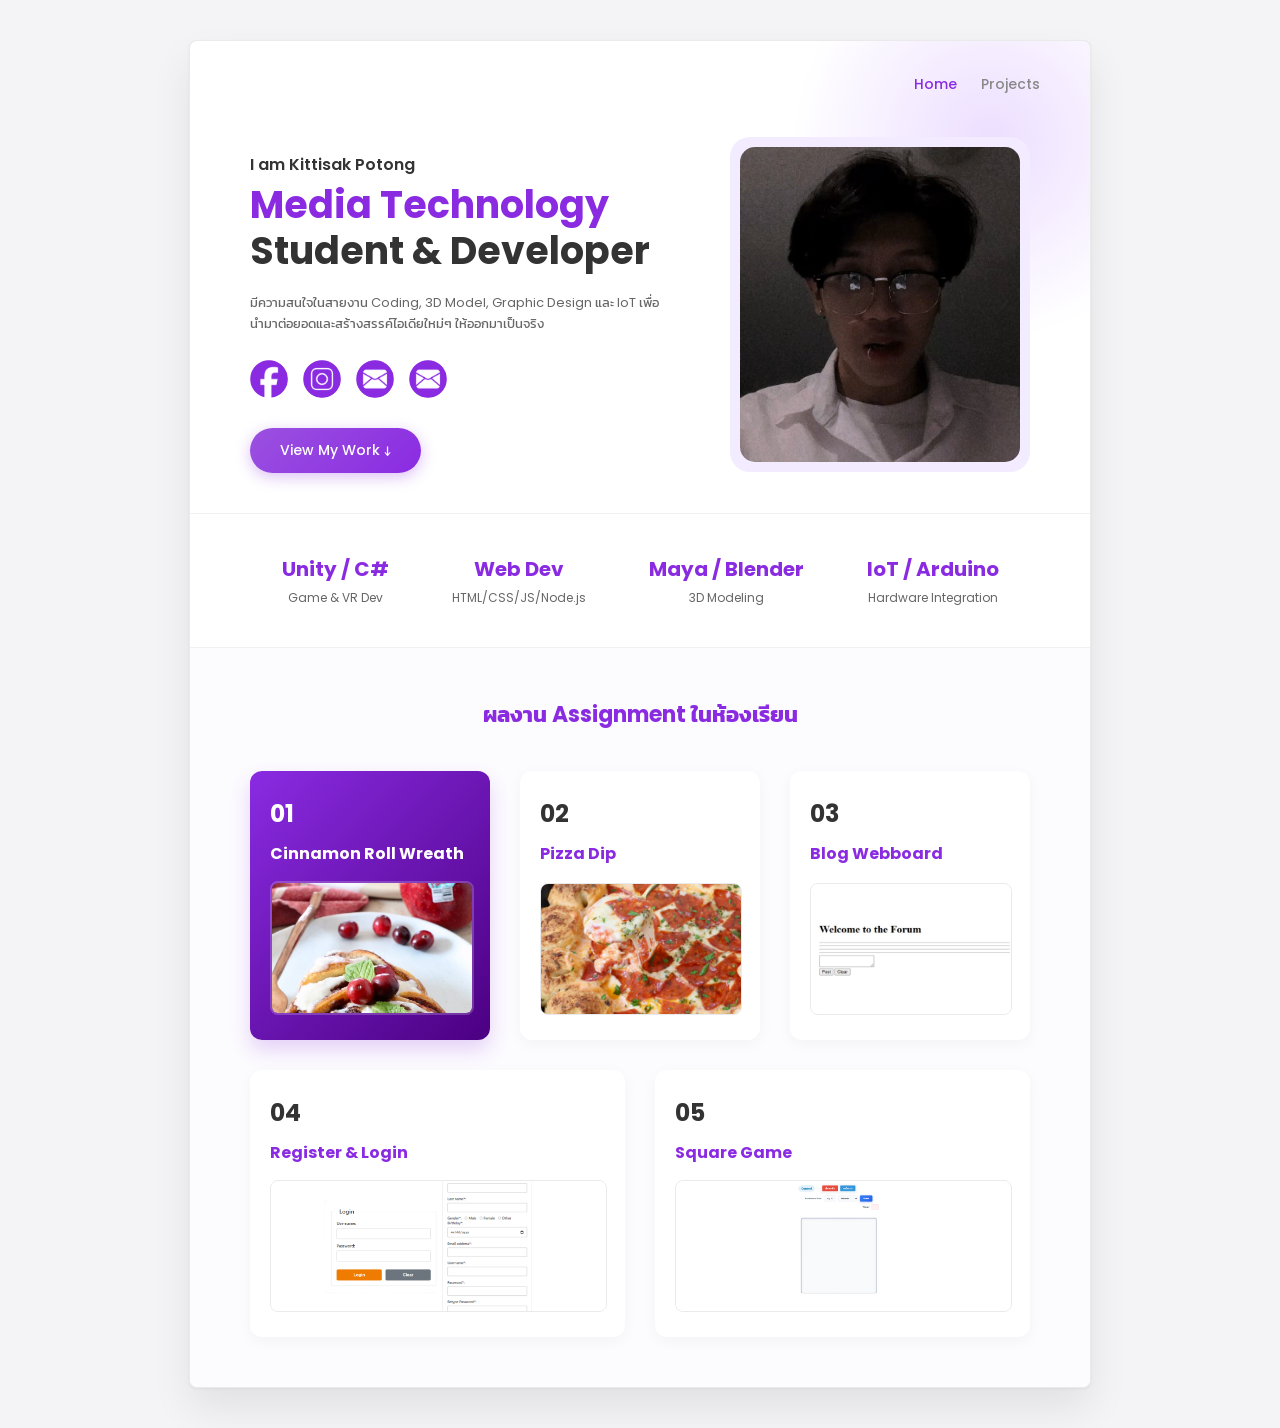
<file: index.html>
<!DOCTYPE html>
<html lang="th">

<head>
    <meta charset="UTF-8">
    <meta name="viewport" content="width=device-width, initial-scale=1.0">
    <title>My Portfolio</title>
    <link rel="preconnect" href="https://fonts.googleapis.com">
    <link rel="preconnect" href="https://fonts.gstatic.com" crossorigin>
    <link
        href="https://fonts.googleapis.com/css2?family=Poppins:wght@300;400;500;600;700&family=Kanit:wght@300;400;500;600&display=swap"
        rel="stylesheet">

    <link rel="stylesheet" href="Main.css">
    <link rel="stylesheet" href="button.css">
</head>

<body>
    <div class="a4-container modern-purple">


        <nav class="top-nav">
            <a href="index.html" class="active">Home</a>
            <a href="project.html">Projects</a>
        </nav>

        <section class="hero-section">
            <div class="hero-content">
                <p class="greeting">I am Kittisak Potong</p>
                <h1>Media Technology <br><span>Student & Developer</span></h1>
                <p class="description">
                    มีความสนใจในสายงาน Coding, 3D Model, Graphic Design และ IoT เพื่อนำมาต่อยอดและสร้างสรรค์ไอเดียใหม่ๆ
                    ให้ออกมาเป็นจริง
                </p>

                <div class="social-icons">
                    <a href="https://www.facebook.com/kittisak.potong.9?locale=th_TH" target="_blank" title="Facebook">
                        <img src="Logo\2.png" alt="Facebook">
                    </a>
                    <a href="https://www.instagram.com/aiswa_view/" target="_blank" title="Instagram">
                        <img src="Logo\3.png" alt="Instagram">
                    </a>
                    <a href="mailto:kittisak.poto@kmutt.ac.th" title="Email 1">
                        <img src="Logo\1.png" alt="Email 1">
                    </a>
                    <a href="mailto:kittisak.poto@mail.kmutt.ac.th" title="Email 2">
                        <img src="Logo\1.png" alt="Email 2">
                    </a>
                </div>

                <a href="#assignments" class="btn-primary">View My Work <span>↓</span></a>
            </div>

            <div class="hero-image">
                <div class="image-wrapper">
                    <img src="pic/IMG_1868.jpg" alt="กิตติศักดิ์ โพธิ์ทอง">
                </div>
            </div>
        </section>

        <section class="stats-section">
            <div class="stat-box">
                <h3>Unity / C#</h3>
                <p>Game & VR Dev</p>
            </div>
            <div class="stat-box">
                <h3>Web Dev</h3>
                <p>HTML/CSS/JS/Node.js</p>
            </div>
            <div class="stat-box">
                <h3>Maya / Blender</h3>
                <p>3D Modeling</p>
            </div>
            <div class="stat-box">
                <h3>IoT / Arduino</h3>
                <p>Hardware Integration</p>
            </div>
        </section>


        <section id="assignments" class="services-section">
            <div class="services-header">
                <h2>ผลงาน Assignment ในห้องเรียน</h2>
            </div>

            <div class="services-grid">

                <div class="service-card highlight-card">
                    <div class="card-number">01</div>
                    <h3>Cinnamon Roll Wreath</h3>

                    <a href="Assignment/assignment-3/recipe.html" class="img-link">
                        <div class="card-img-container">
                            <img src="Assignment/assignment-3/pic/cinnamon-3.jpeg" alt="Cinnamon Roll">
                        </div>
                    </a>
                </div>

                <div class="service-card">
                    <div class="card-number">02</div>
                    <h3>Pizza Dip</h3>
                    <a href="Assignment/assignment4/assignment4/recipe.html" class="img-link">
                        <div class="card-img-container">
                            <img src="Assignment/assignment4/assignment4/pic/pizza-dip-9.jpeg" alt="Pizza Dip">
                        </div>
                    </a>
                </div>

                <div class="service-card">
                    <div class="card-number">03</div>
                    <h3>Blog Webboard</h3>
                    <a href="Assignment/assignment5/assignment5/index.html" class="img-link">
                        <div class="card-img-container">
                            <img src="Assignment/assignment5/assignment5/3.png" alt="Blog">
                        </div>
                    </a>
                </div>

                <div class="service-card">
                    <div class="card-number">04</div>
                    <h3>Register & Login</h3>
                    <a href="Assignment/assignment-6/assignment-6/register.html" class="img-link">
                        <div class="card-img-container">
                            <img src="Assignment/assignment-6/assignment-6/1.png" alt="Register">
                        </div>
                    </a>
                </div>

                <div class="service-card">
                    <div class="card-number">05</div>
                    <h3>Square Game</h3>
                    <a href="Assignment/assignment7/assignment7/index.html" class="img-link">
                        <div class="card-img-container">
                            <img src="Assignment/assignment7/assignment7/2.png" alt="Square Game">
                        </div>
                    </a>
                </div>
            </div>
        </section>
</file>
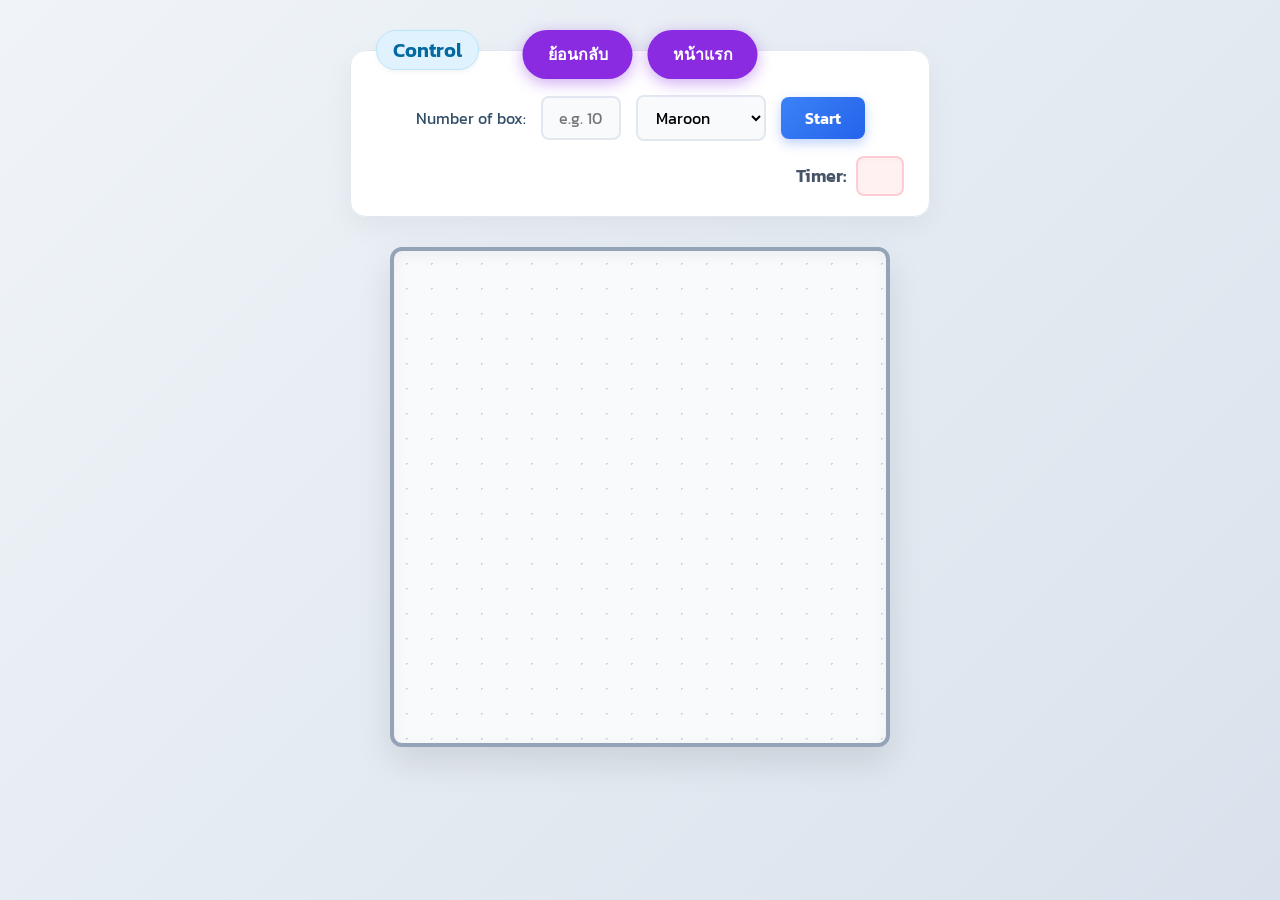
<file: Assignment/assignment7/assignment7/index.html>
<!DOCTYPE html>
<html lang="en">

<head>
	<meta charset="UTF-8">
	<meta name="viewport" content="width=device-width, initial-scale=1.0">
	<title>Square game</title>
	<script type="text/javascript" src="game.js"></script>
	<link rel="stylesheet" type="text/css" href="game.css">
	<link rel="stylesheet" href="../../../button.css">
	<script src="../../../button.js"></script>
</head>

<body>

	<fieldset>
		<legend>Control</legend>
		<label for="numbox">Number of box: </label>
		<input type="text" name="numbox" id="numbox" placeholder="e.g. 10">
		<select name="color" id="color">
			<option value="maroon">Maroon</option>
			<option value="lightgreen">Lightgreen</option>
			<option value="magenta">Magenta</option>
		</select>
		<button id="start">Start</button>
		<div id="timerClock"> Timer:
			<div id="clock"></div>
		</div>
	</fieldset>

	<div id="container">
		<div id="layer"></div>
	</div>

</body>

</html>
</file>
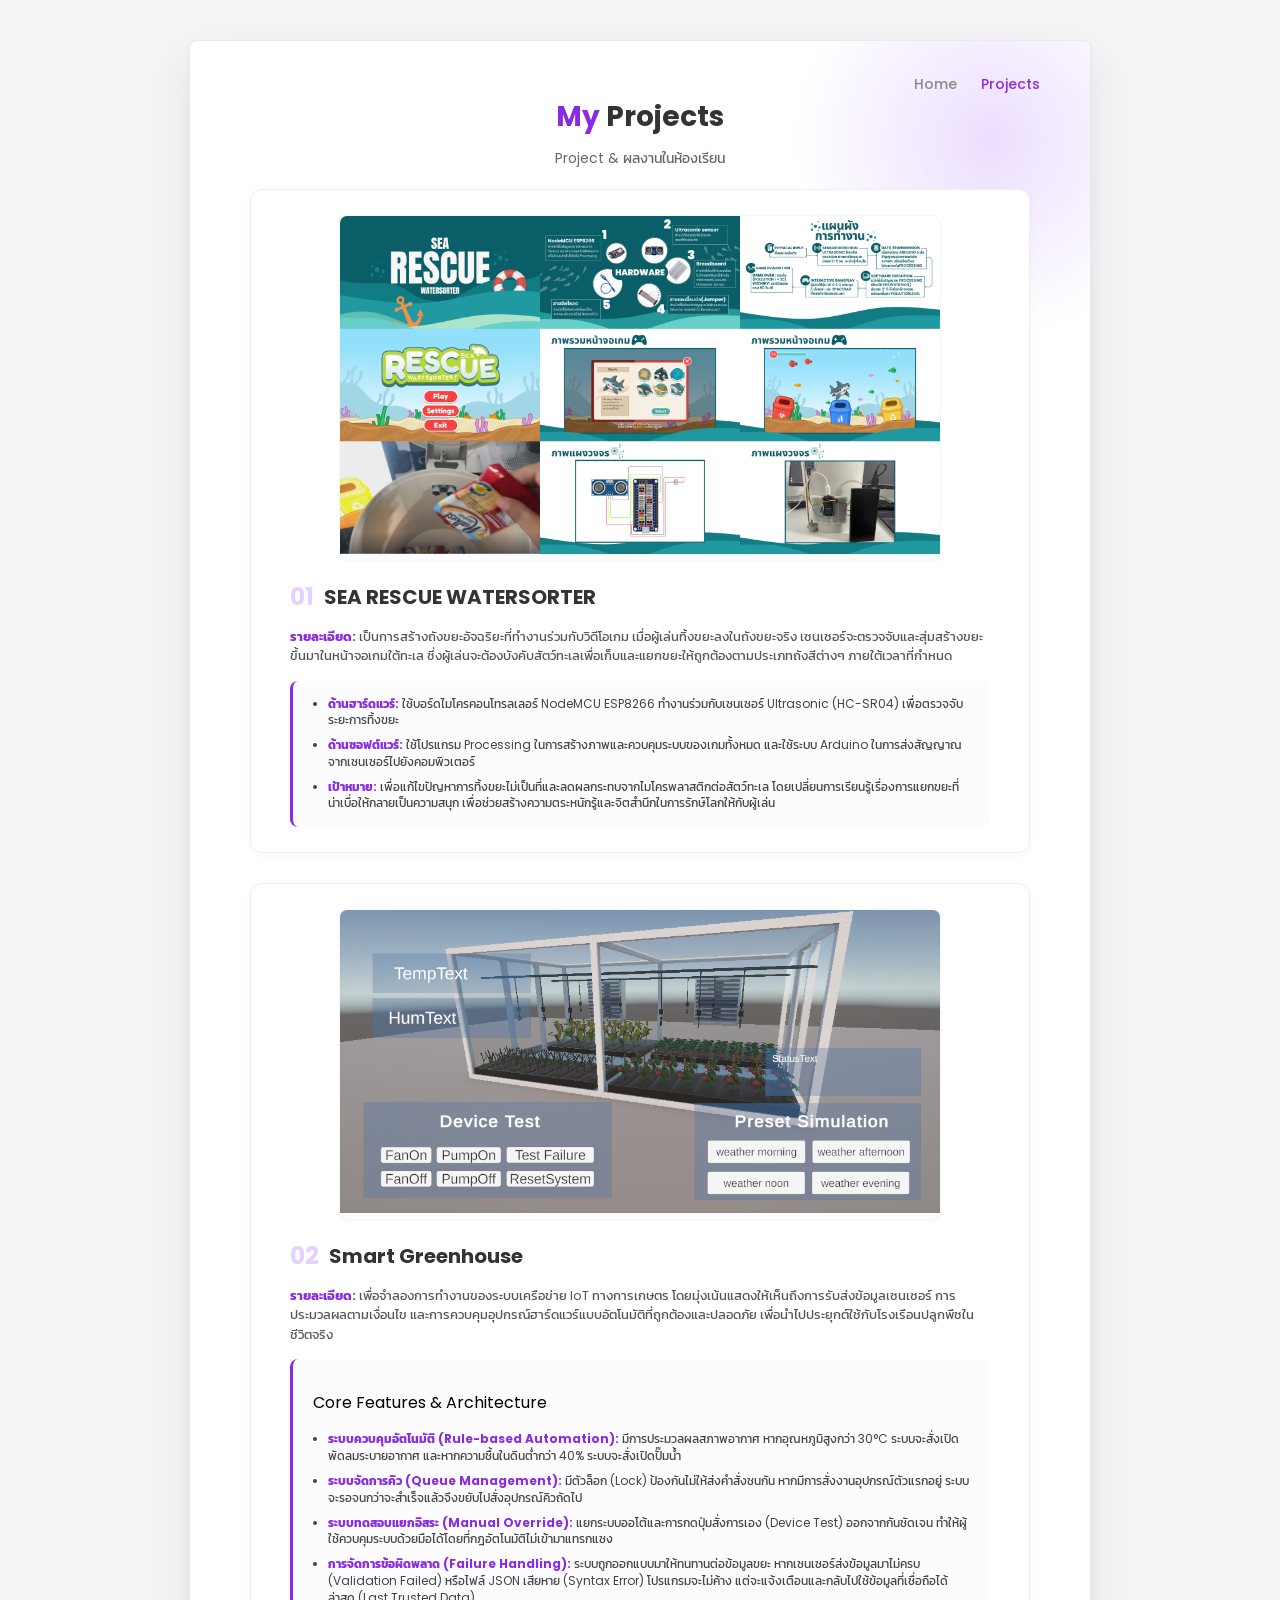
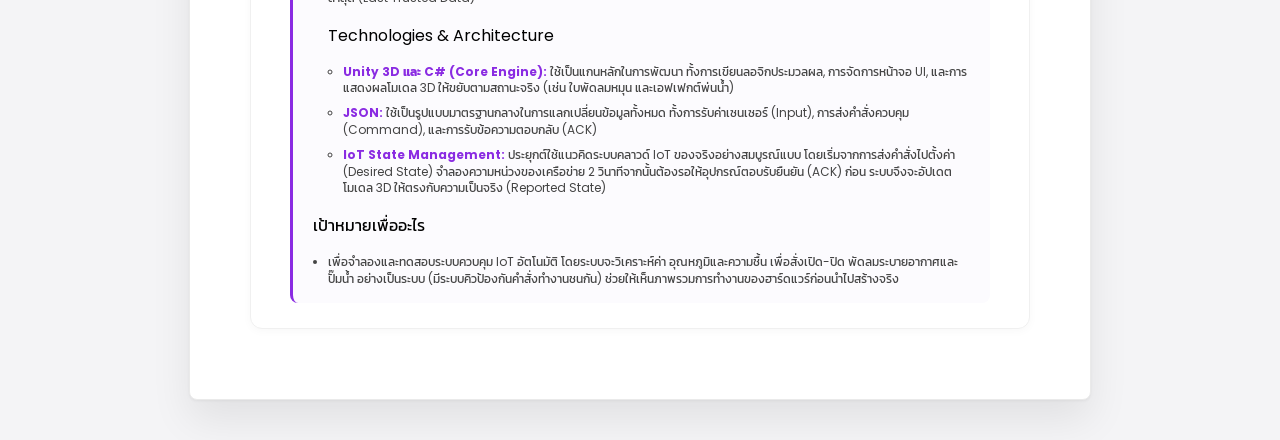
<file: project.html>
<!DOCTYPE html>
<html lang="th">

<head>
    <meta charset="UTF-8">
    <meta name="viewport" content="width=device-width, initial-scale=1.0">
    <title>My Projects</title>
    <link rel="preconnect" href="https://fonts.googleapis.com">
    <link rel="preconnect" href="https://fonts.gstatic.com" crossorigin>
    <link
        href="https://fonts.googleapis.com/css2?family=Poppins:wght@300;400;500;600;700&family=Kanit:wght@300;400;500;600&display=swap"
        rel="stylesheet">

    <link rel="stylesheet" href="Main.css">
    <link rel="stylesheet" href="button.css">
</head>

<body>
    <div class="a4-container modern-purple">

        <nav class="top-nav">
            <a href="index.html">Home</a>
            <a href="project.html" class="active">Projects</a>
        </nav>

        <section class="page-header">
            <h1>My <span>Projects</span></h1>
            <p>Project & ผลงานในห้องเรียน</p>
        </section>

        <section class="project-list">

            <article class="project-article">
                <div class="project-image-wrapper">
                    <img src="pic/IMG_001.png" alt="SEA RESCUE WATERSORTER">
                </div>
                <div class="project-content">
                    <div class="project-title-wrapper">
                        <span class="project-number">01</span>
                        <h2>SEA RESCUE WATERSORTER</h2>
                    </div>
                    <p class="project-desc">
                        <strong>รายละเอียด:</strong> เป็นการสร้างถังขยะอัจฉริยะที่ทำงานร่วมกับวิดีโอเกม
                        เมื่อผู้เล่นทิ้งขยะลงในถังขยะจริง เซนเซอร์จะตรวจจับและสุ่มสร้างขยะขึ้นมาในหน้าจอเกมใต้ทะเล
                        ซึ่งผู้เล่นจะต้องบังคับสัตว์ทะเลเพื่อเก็บและแยกขยะให้ถูกต้องตามประเภทถังสีต่างๆ
                        ภายใต้เวลาที่กำหนด
                    </p>

                    <div class="project-features">
                        <ul>
                            <li><strong>ด้านฮาร์ดแวร์:</strong> ใช้บอร์ดไมโครคอนโทรลเลอร์ NodeMCU ESP8266
                                ทำงานร่วมกับเซนเซอร์ Ultrasonic (HC-SR04) เพื่อตรวจจับระยะการทิ้งขยะ</li>
                            <li><strong>ด้านซอฟต์แวร์:</strong> ใช้โปรแกรม Processing
                                ในการสร้างภาพและควบคุมระบบของเกมทั้งหมด และใช้ระบบ Arduino
                                ในการส่งสัญญาณจากเซนเซอร์ไปยังคอมพิวเตอร์</li>
                            <li><strong>เป้าหมาย:</strong>
                                เพื่อแก้ไขปัญหาการทิ้งขยะไม่เป็นที่และลดผลกระทบจากไมโครพลาสติกต่อสัตว์ทะเล
                                โดยเปลี่ยนการเรียนรู้เรื่องการแยกขยะที่น่าเบื่อให้กลายเป็นความสนุก
                                เพื่อช่วยสร้างความตระหนักรู้และจิตสำนึกในการรักษ์โลกให้กับผู้เล่น</li>
                        </ul>
                    </div>
                </div>
            </article>

            <article class="project-article">
                <div class="project-image-wrapper">
                    <img src="pic/image.png" alt="Smart Greenhouse">
                </div>
                <div class="project-content">
                    <div class="project-title-wrapper">
                        <span class="project-number">02</span>
                        <h2>Smart Greenhouse</h2>
                    </div>
                    <p class="project-desc">
                        <strong>รายละเอียด:</strong> เพื่อจำลองการทำงานของระบบเครือข่าย IoT ทางการเกษตร
                        โดยมุ่งเน้นแสดงให้เห็นถึงการรับส่งข้อมูลเซนเซอร์ การประมวลผลตามเงื่อนไข
                        และการควบคุมอุปกรณ์ฮาร์ดแวร์แบบอัตโนมัติที่ถูกต้องและปลอดภัย
                        เพื่อนำไปประยุกต์ใช้กับโรงเรือนปลูกพืชในชีวิตจริง
                    </p>

                    <div class="project-features">
                        <p>Core Features & Architecture</p>
                        <ul>
                            <li>
                                <strong>ระบบควบคุมอัตโนมัติ (Rule-based Automation):</strong> มีการประมวลผลสภาพอากาศ
                                หากอุณหภูมิสูงกว่า 30°C ระบบจะสั่งเปิดพัดลมระบายอากาศ และหากความชื้นในดินต่ำกว่า 40%
                                ระบบจะสั่งเปิดปั๊มน้ำ
                            </li>

                            <li>
                                <strong>ระบบจัดการคิว (Queue Management):</strong> มีตัวล็อก (Lock)
                                ป้องกันไม่ให้ส่งคำสั่งชนกัน หากมีการสั่งงานอุปกรณ์ตัวแรกอยู่
                                ระบบจะรอจนกว่าจะสำเร็จแล้วจึงขยับไปสั่งอุปกรณ์คิวถัดไป
                            </li>

                            <li>
                                <strong>ระบบทดสอบแยกอิสระ (Manual Override):</strong> แยกระบบออโต้และการกดปุ่มสั่งการเอง
                                (Device Test) ออกจากกันชัดเจน
                                ทำให้ผู้ใช้ควบคุมระบบด้วยมือได้โดยที่กฎอัตโนมัติไม่เข้ามาแทรกแซง
                            </li>

                            <li>
                                <strong>การจัดการข้อผิดพลาด (Failure Handling):</strong>
                                ระบบถูกออกแบบมาให้ทนทานต่อข้อมูลขยะ หากเซนเซอร์ส่งข้อมูลมาไม่ครบ (Validation Failed)
                                หรือไฟล์ JSON เสียหาย (Syntax Error) โปรแกรมจะไม่ค้าง
                                แต่จะแจ้งเตือนและกลับไปใช้ข้อมูลที่เชื่อถือได้ล่าสุด (Last Trusted Data)
                            </li>
                        </ul>
                        </ul>

                        <ul>
                            <p>Technologies & Architecture</p>
                            <ul>
                                <li>
                                    <strong>Unity 3D และ C# (Core Engine):</strong> ใช้เป็นแกนหลักในการพัฒนา
                                    ทั้งการเขียนลอจิกประมวลผล, การจัดการหน้าจอ UI, และการแสดงผลโมเดล 3D
                                    ให้ขยับตามสถานะจริง (เช่น ใบพัดลมหมุน และเอฟเฟกต์พ่นน้ำ)
                                </li>

                                <li>
                                    <strong>JSON:</strong> ใช้เป็นรูปแบบมาตรฐานกลางในการแลกเปลี่ยนข้อมูลทั้งหมด
                                    ทั้งการรับค่าเซนเซอร์ (Input), การส่งคำสั่งควบคุม (Command), และการรับข้อความตอบกลับ
                                    (ACK)
                                </li>

                                <li>
                                    <strong>IoT State Management:</strong> ประยุกต์ใช้แนวคิดระบบคลาวด์ IoT
                                    ของจริงอย่างสมบูรณ์แบบ โดยเริ่มจากการส่งคำสั่งไปตั้งค่า (Desired State)
                                    จำลองความหน่วงของเครือข่าย 2 วินาทีจากนั้นต้องรอให้อุปกรณ์ตอบรับยืนยัน (ACK) ก่อน
                                    ระบบจึงจะอัปเดตโมเดล 3D ให้ตรงกับความเป็นจริง (Reported State)
                                </li>

                            </ul>
                        </ul>
                        <p>เป้าหมายเพื่ออะไร</p>
                        <ul>

                            <li>เพื่อจำลองและทดสอบระบบควบคุม IoT อัตโนมัติ โดยระบบจะวิเคราะห์ค่า อุณหภูมิและความชื้น
                                เพื่อสั่งเปิด-ปิด พัดลมระบายอากาศและปั๊มน้ำ อย่างเป็นระบบ
                                (มีระบบคิวป้องกันคำสั่งทำงานชนกัน)
                                ช่วยให้เห็นภาพรวมการทำงานของฮาร์ดแวร์ก่อนนำไปสร้างจริง</li>
                        </ul>
                    </div>
                </div>
            </article>

        </section>
    </div>

</body>

</html>
</file>
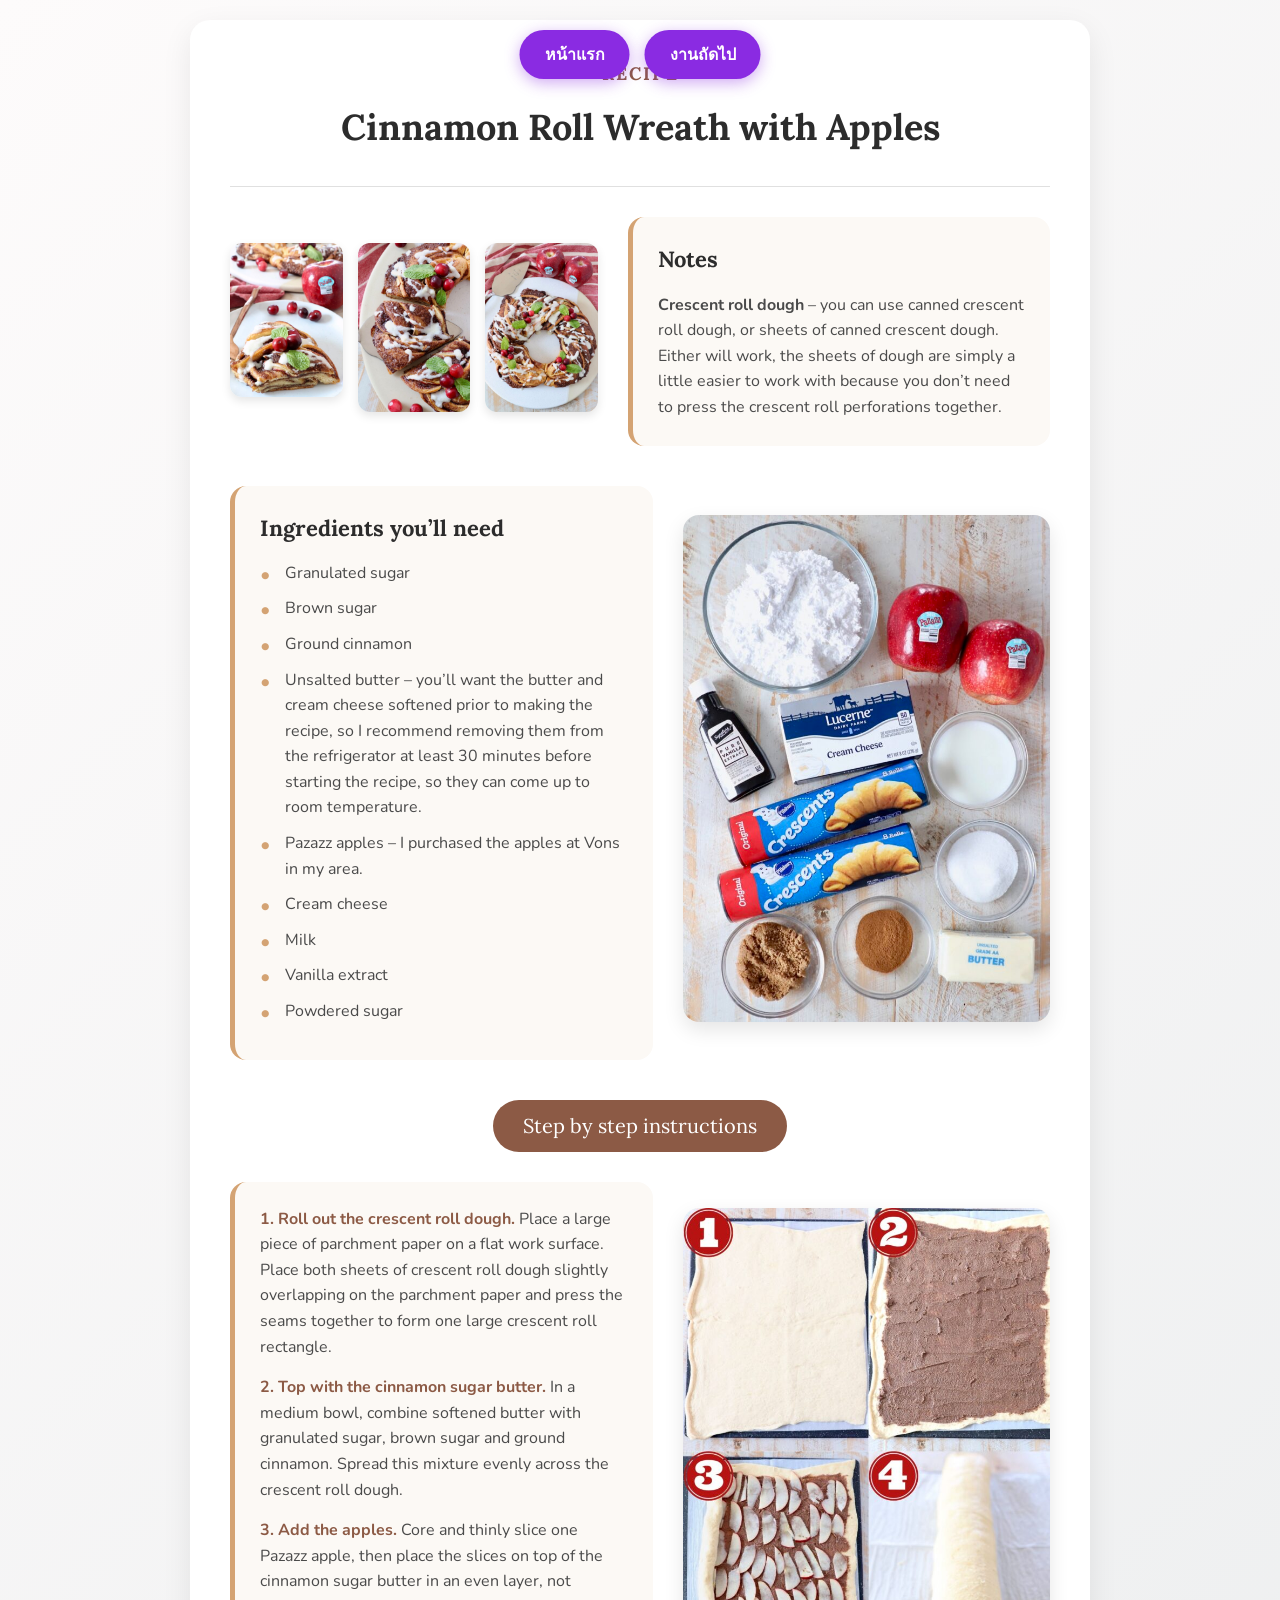
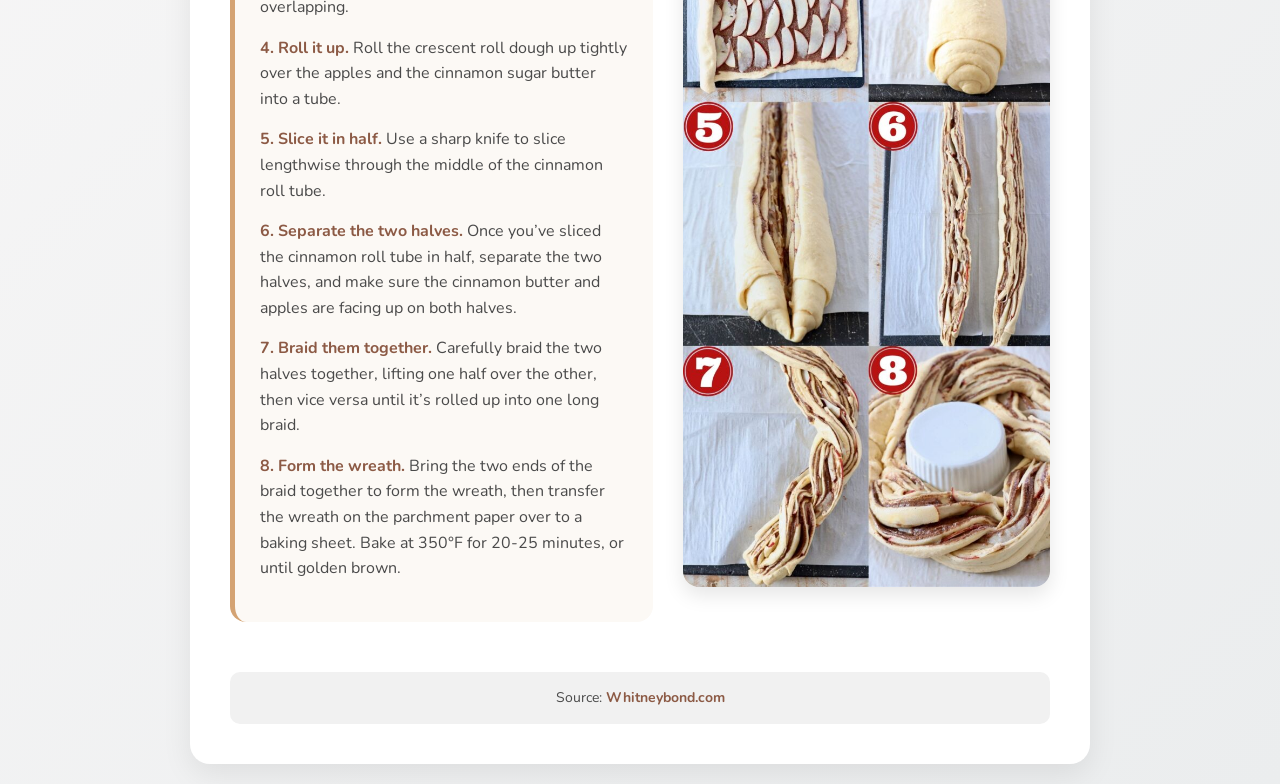
<file: Assignment/assignment-3/recipe.html>
<!DOCTYPE html>
<html lang="en">

<head>
    <meta charset='utf-8'>
    <meta http-equiv='X-UA-Compatible' content='IE=edge'>
    <meta name='viewport' content='width=device-width, initial-scale=1'>
    <title>Cinnamon Roll Wreath with Apples</title>


    <link
        href="https://fonts.googleapis.com/css2?family=Lora:ital,wght@0,500;0,700;1,400&family=Nunito:wght@400;600;700&display=swap"
        rel="stylesheet">

    <link rel='stylesheet' type='text/css' media='screen' href='Main.css'>

    <link rel="stylesheet" href="../../button.css">
    <script src="../../button.js"></script>
</head>

<body>

    <div class="container">
        <div class="header">
            <h1>Recipe</h1>
            <h2>Cinnamon Roll Wreath with Apples</h2>
        </div>

        <hr>

        <div class="recipe-section top-gallery">
            <div class="image-grid">
                <div class="popup">
                    <img id="cinnamon-3" src="pic/cinnamon-3.jpeg" alt="Cinnamon Roll 3">
                </div>
                <div class="popup">
                    <img id="cinnamon-4" src="pic/cinnamon-4.jpeg" alt="Cinnamon Roll 4">
                </div>
                <div class="popup">
                    <img id="cinnamon-5" src="pic/cinnamon-5.jpeg" alt="Cinnamon Roll 5">
                </div>
            </div>

            <div class="notes-box">
                <h3>Notes</h3>
                <p>
                    <strong>Crescent roll dough</strong> – you can use canned crescent roll dough, or
                    sheets of canned crescent dough. Either will work, the sheets of dough are simply a little easier to
                    work with because you don’t need to press the crescent roll perforations together.
                </p>
            </div>
        </div>


        <div class="recipe-section ingredients-section">
            <div class="content-box">
                <h3 class="section-title">Ingredients you’ll need</h3>
                <ul class="ingredients-list">
                    <li>Granulated sugar</li>
                    <li>Brown sugar</li>
                    <li>Ground cinnamon</li>
                    <li>Unsalted butter – you’ll want the butter and cream cheese softened prior to making the recipe,
                        so I recommend removing them from the refrigerator at least 30 minutes before starting the
                        recipe, so they can come up to room temperature.</li>
                    <li>Pazazz apples – I purchased the apples at Vons in my area.</li>
                    <li>Cream cheese</li>
                    <li>Milk</li>
                    <li>Vanilla extract</li>
                    <li>Powdered sugar</li>
                </ul>
            </div>
            <div class="side-image popup">
                <img id="cinnamon-1" src="pic/cinnamon-1.jpeg" alt="Ingredients">
            </div>
        </div>


        <div class="step-title">
            Step by step instructions
        </div>

        <div class="recipe-section instructions-section">
            <div class="content-box steps-list">
                <p><strong>1. Roll out the crescent roll dough.</strong> Place a large piece of parchment paper on a
                    flat work surface. Place both sheets of crescent roll dough slightly overlapping on the parchment
                    paper and press the seams together to form one large crescent roll rectangle.</p>
                <p><strong>2. Top with the cinnamon sugar butter.</strong> In a medium bowl, combine softened butter
                    with granulated sugar, brown sugar and ground cinnamon. Spread this mixture evenly across the
                    crescent roll dough.</p>
                <p><strong>3. Add the apples.</strong> Core and thinly slice one Pazazz apple, then place the slices on
                    top of the cinnamon sugar butter in an even layer, not overlapping.</p>
                <p><strong>4. Roll it up.</strong> Roll the crescent roll dough up tightly over the apples and the
                    cinnamon sugar butter into a tube.</p>
                <p><strong>5. Slice it in half.</strong> Use a sharp knife to slice lengthwise through the middle of the
                    cinnamon roll tube.</p>
                <p><strong>6. Separate the two halves.</strong> Once you’ve sliced the cinnamon roll tube in half,
                    separate the two halves, and make sure the cinnamon butter and apples are facing up on both halves.
                </p>
                <p><strong>7. Braid them together.</strong> Carefully braid the two halves together, lifting one half
                    over the other, then vice versa until it’s rolled up into one long braid.</p>
                <p><strong>8. Form the wreath.</strong> Bring the two ends of the braid together to form the wreath,
                    then transfer the wreath on the parchment paper over to a baking sheet. Bake at 350°F for 20-25
                    minutes, or until golden brown.</p>
            </div>

            <div class="side-image popup">
                <img id="cinnamon-2" src="pic/cinnamon-2.jpeg" alt="Finished Roll">
            </div>
        </div>

        <div class="reference-box">
            <span>Source: <a href="https://whitneybond.com/cinnamon-roll-wreath/"
                    target="_blank">Whitneybond.com</a></span>
        </div>

    </div>
</body>

</html>
</file>
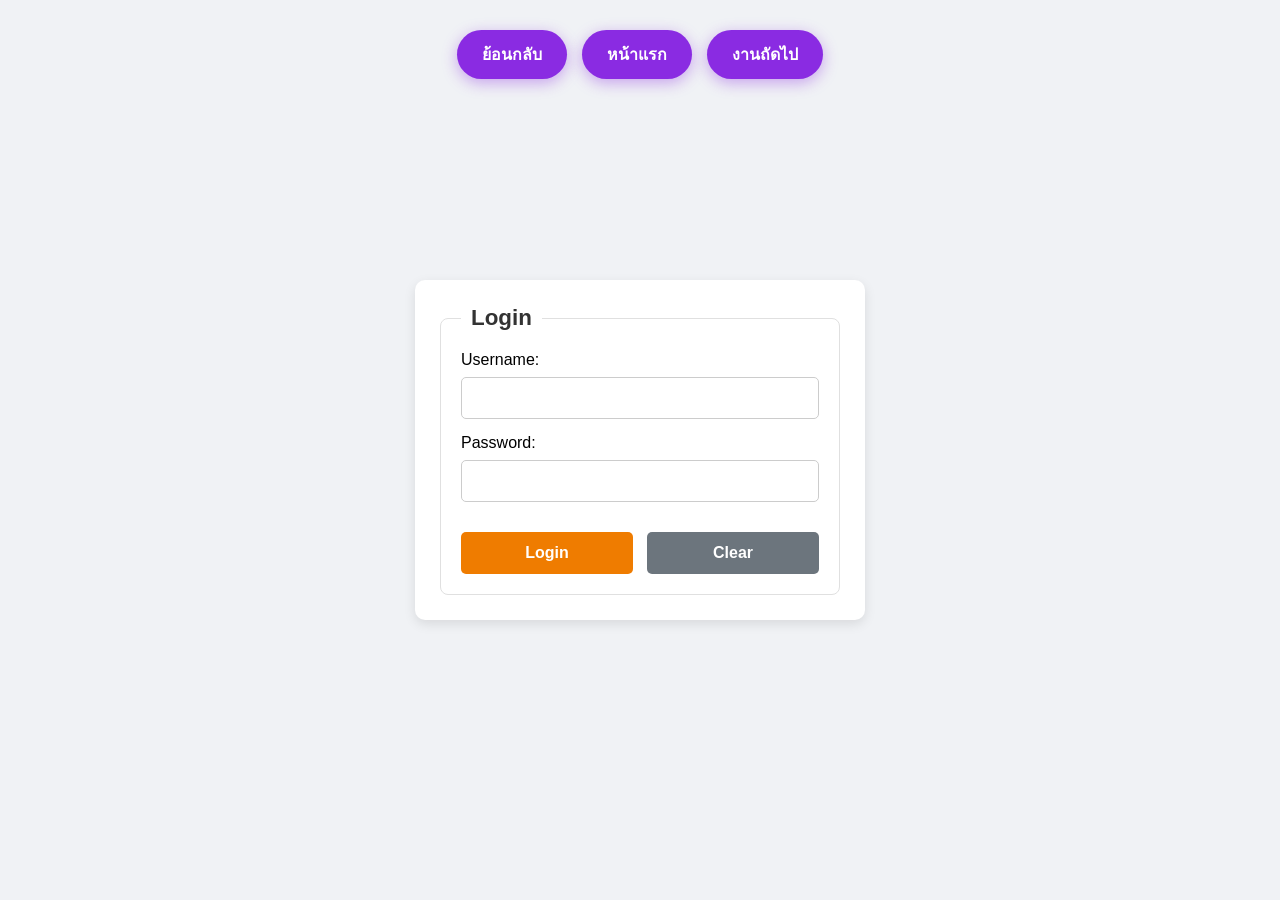
<file: Assignment/assignment-6/assignment-6/login.html>
<!DOCTYPE html>
<html>
	<head>
		<meta charset="UTF-8">
		<title>Login</title>
		<link rel="stylesheet" type="text/css" href="main.css">
		<script type="text/javascript" src="login.js"></script>
		<link rel="stylesheet" href="../../../button.css">
		<script src="../../../button.js"></script>
	</head>
	<body>
		<form name="myLogin" id = "myLogin">
			<fieldset>
				<legend>Login</legend>
				Username: 
				<input type="text" name="username" id="username" required>
				<br>
				Password: 
				<input type="password" name="password" required>
				<br>
				<input type="submit" value="Login" id="loginBtn">
				<input type="reset" value="Clear" id="clearBtn">

			</fieldset>
			

		</form>
		
	</body>
</html>
</file>
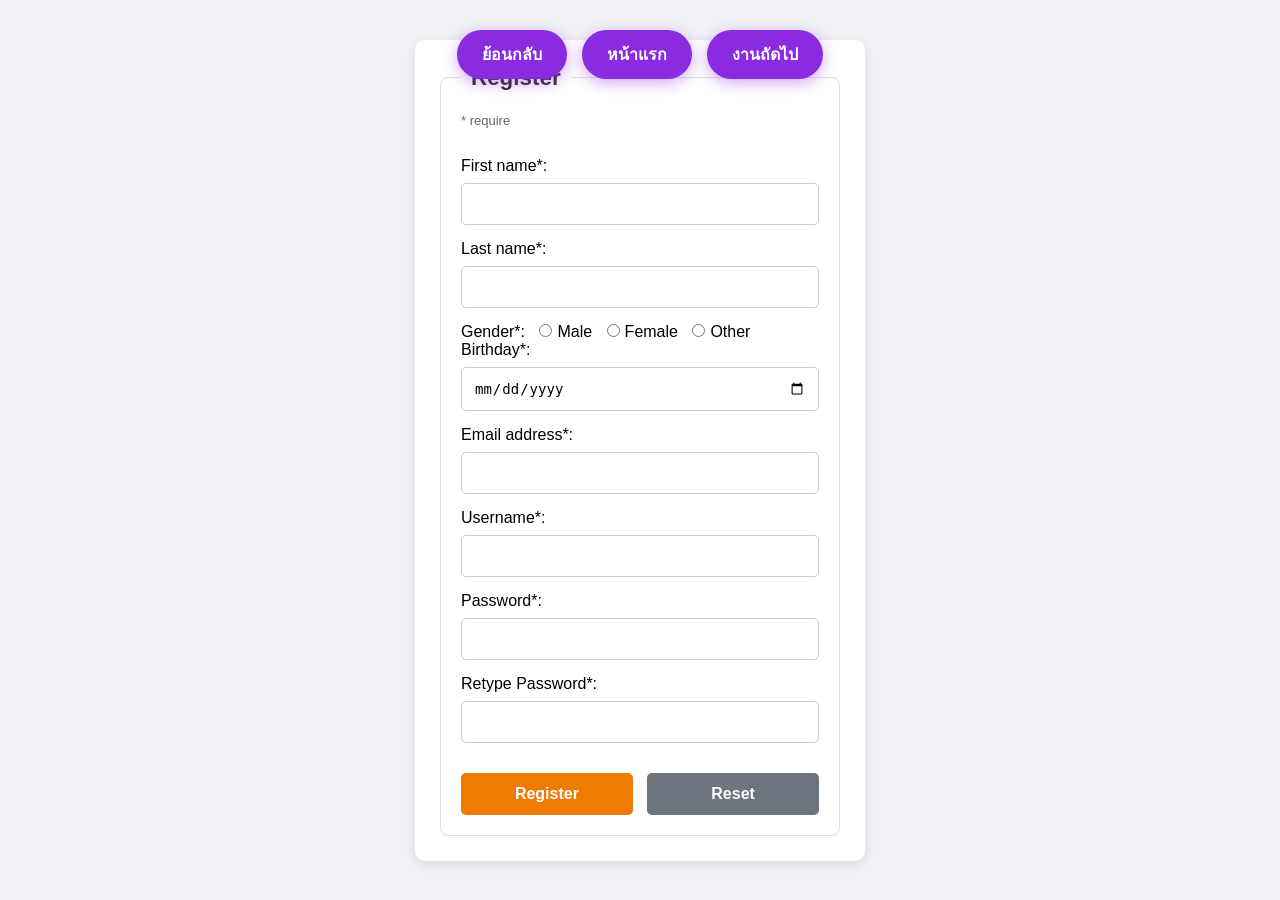
<file: Assignment/assignment-6/assignment-6/register.html>
<!DOCTYPE html>
<html>
	<head>
		<meta charset="UTF-8">
		<title>Register</title>
		<script type="text/javascript" src="register.js"></script>
		<link rel="stylesheet" type="text/css" href="main.css">
		<link rel="stylesheet" href="../../../button.css">
		<script src="../../../button.js"></script>
	</head>
	<body>
		<form name="myRegister" id="myRegister" action="login.html">
			<fieldset>
				<legend>Register</legend>
				<span>* require</span> <br>
				<span id="errormsg"></span> <br>
				First name*: 
				<input type="text" name="firstname" required>
				Last name*: 
				<input type="text" name="lastname" required>
				<br>
				Gender*: 
				<input type="radio" name="gender" value="male" required>Male
				<input type="radio" name="gender" value="female" required>Female
				<input type="radio" name="gender" value="other" required>Other
				<br>
				Birthday*: 
				<input type="date" name="bday" value="" required>
				<br>
				Email address*: 
				<input type="email" name="email" required>
				<br>
				Username*: 
				<input type="text" name="username" required>
				<br>
				Password*: 
				<input type="password" name="password" required>
				<br>
				Retype Password*: 
				<input type="password" name="password" required>
				<br>
				<input type="submit" value="Register" id="registerBtn">
				<input type="reset" value="Reset" id="resetBtn">
			</fieldset>
		</form>

		
	</body>
</html>
</file>
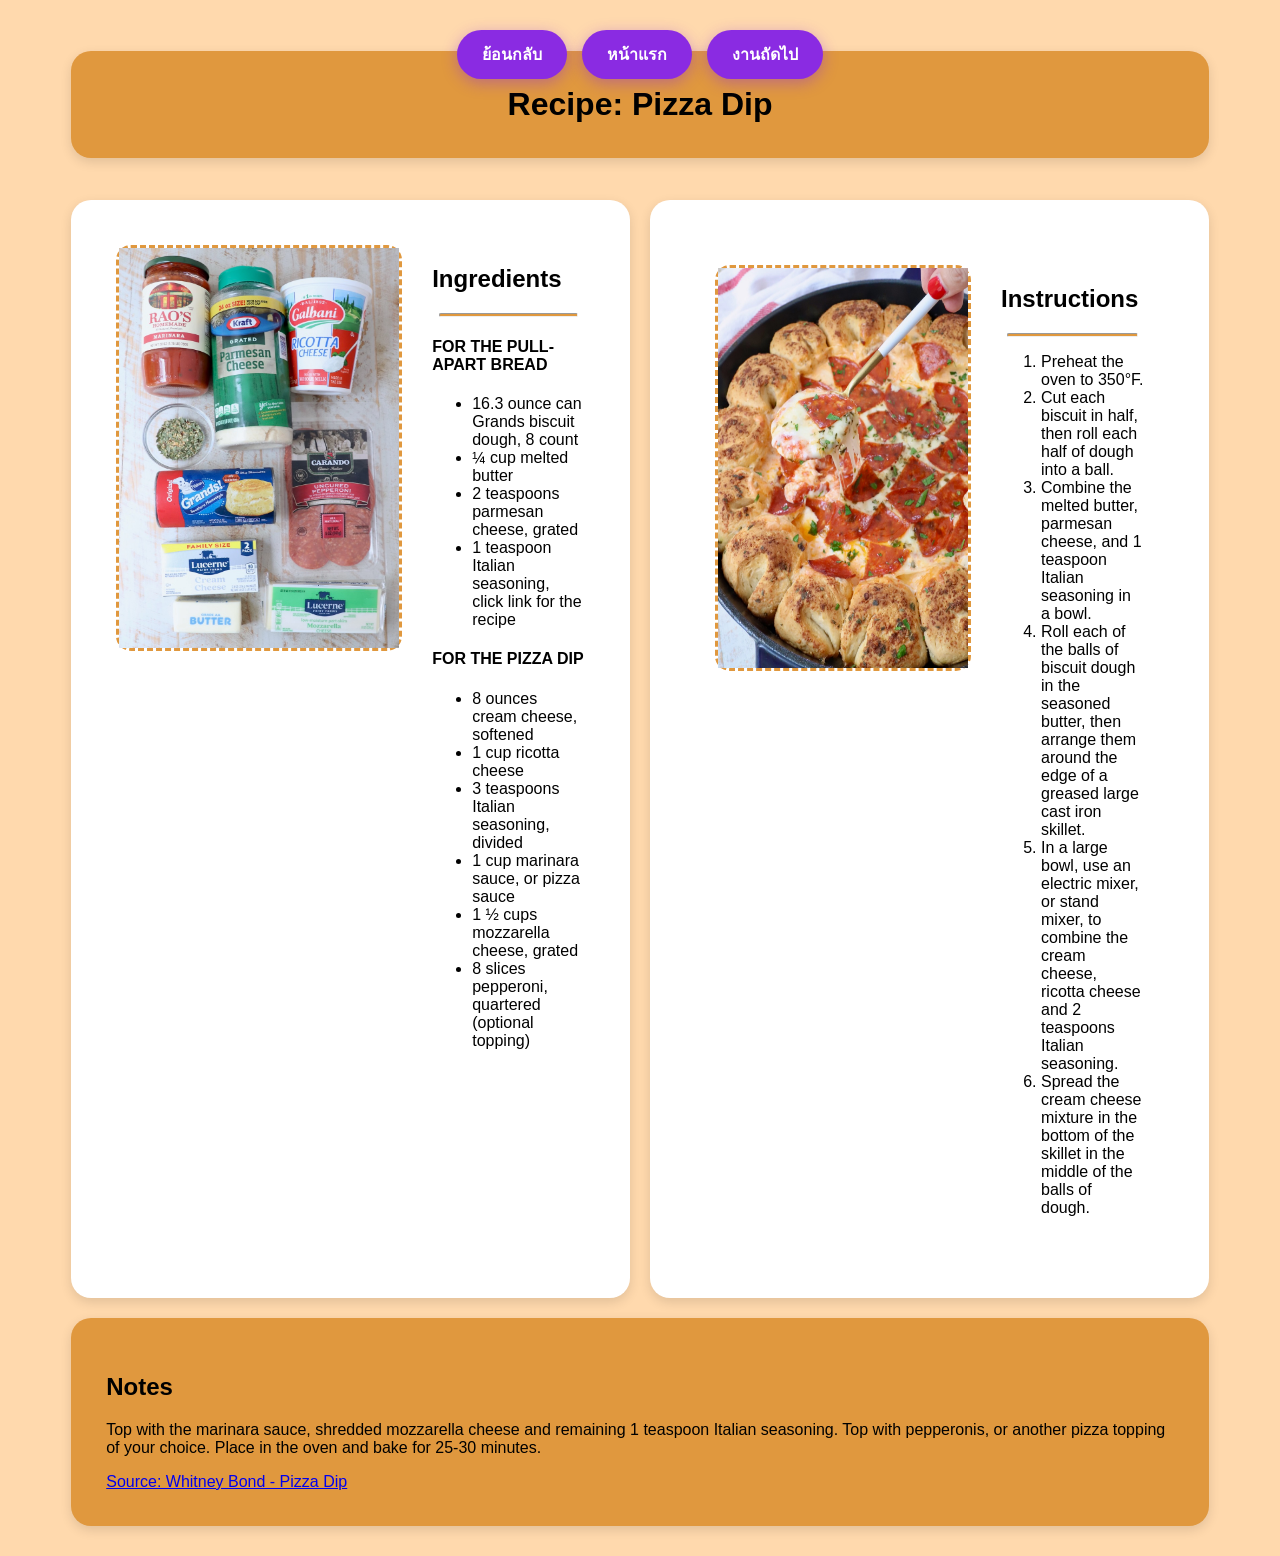
<file: Assignment/assignment4/assignment4/recipe.html>
<!DOCTYPE html>
<html>

<head>
	<meta charset='utf-8'>
	<meta http-equiv='X-UA-Compatible' content='IE=edge'>
	<title>Gluten Free General Tso’s Chicken</title>
	<meta name='viewport' content='width=device-width, initial-scale=1'>
	<link rel='stylesheet' type='text/css' media='screen' href='main.css'>
	<link rel="stylesheet" href="../../../button.css">
	<script src="../../../button.js"></script>
</head>

<body>
	<div class="grid-container">

		<h1 id="header">
			Recipe: Pizza Dip
		</h1>
		<div id="main1">
			<div class="recipe-conten">

				<div class="picbox popup">
					<img id="pizza-dip-1" src="pic/pizza-dip-1.jpeg" alt="pizza-dip-1" width="290" height="400">
				</div>

				<div>
					<h2>Ingredients</h2>
					<hr>
					<h4>FOR THE PULL-APART BREAD</h4>
					<ul>
						<li>16.3 ounce can Grands biscuit dough, 8 count</li>
						<li>¼ cup melted butter</li>
						<li>2 teaspoons parmesan cheese, grated</li>
						<li>1 teaspoon Italian seasoning, click link for the recipe</li>
					</ul>

					<h4>FOR THE PIZZA DIP</h4>
					<ul>
						<li>8 ounces cream cheese, softened</li>
						<li>1 cup ricotta cheese</li>
						<li>3 teaspoons Italian seasoning, divided</li>
						<li>1 cup marinara sauce, or pizza sauce</li>
						<li>1 ½ cups mozzarella cheese, grated</li>
						<li>8 slices pepperoni, quartered (optional topping)</li>
					</ul>
				</div>
			</div>
		</div>

		<div id="right">
			<div class="recipe-conten">

				<div class="picbox popup">
					<img id="pizza-dip-9" src="pic/pizza-dip-9.jpeg" alt="pizza-dip-9" width="250" height="400">
				</div>
				<div>
					<h2>Instructions</h2>
					<hr>
					<ol>
						<li>Preheat the oven to 350°F.</li>
						<li>Cut each biscuit in half, then roll each half of dough into a ball.</li>
						<li>Combine the melted butter, parmesan cheese, and 1 teaspoon Italian seasoning in a bowl.</li>
						<li>Roll each of the balls of biscuit dough in the seasoned butter, then arrange them around the
							edge of a greased large cast iron skillet.</li>
						<li>In a large bowl, use an electric mixer, or stand mixer, to combine the cream cheese, ricotta
							cheese and 2 teaspoons Italian seasoning.</li>
						<li>Spread the cream cheese mixture in the bottom of the skillet in the middle of the balls of
							dough.</li>
					</ol>
				</div>
			</div>
		</div>

		<div id="footer">
			<h2>Notes</h2>
			<p>
				Top with the marinara sauce, shredded mozzarella cheese and remaining 1 teaspoon Italian seasoning. Top
				with pepperonis, or another pizza topping of your choice.
				Place in the oven and bake for 25-30 minutes.
			</p>

			<a href="https://whitneybond.com/pizza-dip/" target="_blank">
				Source: Whitney Bond - Pizza Dip
			</a>
		</div>
	</div>
</body>

</html>
</file>
<file: Main.css>
body {
    font-family: 'Poppins', 'Kanit', sans-serif;
    background-color: #f4f4f6;
    margin: 0;
    padding: 40px 0;
    display: flex;
    justify-content: center;
    align-items: flex-start;
    min-height: 100vh;
}

.a4-container.modern-purple {
    background-color: #ffffff;
    width: 100%;
    max-width: 900px;
    min-height: 1200px;

    border: 1px solid #eaeaea;
    box-shadow: 0 20px 40px rgba(0, 0, 0, 0.08), 0 1px 3px rgba(0, 0, 0, 0.05);

    border-radius: 8px;
    position: relative;
    overflow: hidden;
}

.a4-container.modern-purple::before {
    content: '';
    position: absolute;
    top: -100px;
    right: -100px;
    width: 400px;
    height: 400px;
    background: radial-gradient(circle, rgba(162, 90, 255, 0.2) 0%, rgba(255, 255, 255, 0) 70%);
    z-index: 0;
    pointer-events: none;
}

.top-nav {
    position: relative;
    z-index: 10;
    padding: 30px 50px 0;
    text-align: right;
}

.top-nav a {
    text-decoration: none;
    color: #888;
    margin-left: 20px;
    font-size: 14px;
    font-weight: 500;
}

.top-nav a.active,
.top-nav a:hover {
    color: #8a2be2;
}

.hero-section {
    display: flex;
    justify-content: space-between;
    align-items: center;
    padding: 40px 60px;
    position: relative;
    z-index: 10;
}

.hero-content {
    flex: 1;
    padding-right: 40px;
}

.greeting {
    font-size: 16px;
    font-weight: 600;
    color: #333;
    margin-bottom: 5px;
}

.hero-content h1 {
    font-size: 38px;
    line-height: 1.2;
    color: #8a2be2;
    margin: 0 0 20px 0;
}

.hero-content h1 span {
    color: #333;
}

.description {
    font-size: 13px;
    color: #666;
    line-height: 1.6;
    margin-bottom: 25px;
}

.social-icons {
    display: flex;
    gap: 15px;
    margin-bottom: 30px;
}

.social-icons a {
    display: flex;
    justify-content: center;
    align-items: center;
    width: 38px;
    height: 38px;
    border-radius: 50%;
    overflow: hidden;
    text-decoration: none;
    transition: transform 0.3s ease, box-shadow 0.3s ease;
}

.social-icons a:hover {
    transform: translateY(-3px);
    box-shadow: 0 5px 15px rgba(138, 43, 226, 0.3);
}

.social-icons a img {
    width: 100%;
    height: 100%;
    object-fit: cover;
    transform: scale(2.5);
}

.btn-primary {
    display: inline-block;
    background: linear-gradient(135deg, #9b51e0, #8a2be2);
    color: white;
    padding: 12px 30px;
    border-radius: 30px;
    text-decoration: none;
    font-size: 14px;
    font-weight: 500;
    transition: transform 0.2s, box-shadow 0.2s;
    box-shadow: 0 4px 15px rgba(138, 43, 226, 0.3);
}

.btn-primary:hover {
    transform: translateY(-2px);
    box-shadow: 0 6px 20px rgba(138, 43, 226, 0.4);
}

.hero-image {
    flex: 0.8;
    display: flex;
    justify-content: flex-end;
}

.image-wrapper {
    width: 100%;
    max-width: 280px;
    border-radius: 20px;
    overflow: hidden;
    background-color: #f3ebff;
    padding: 10px;
}

.image-wrapper img {
    width: 100%;
    height: auto;
    border-radius: 15px;
    display: block;
    mix-blend-mode: multiply;
}

.stats-section {
    display: flex;
    justify-content: space-around;
    padding: 40px 60px;
    border-top: 1px solid #f0f0f0;
    position: relative;
    z-index: 10;
}

.stat-box {
    text-align: center;
}

.stat-box h3 {
    font-size: 20px;
    color: #8a2be2;
    margin: 0 0 5px 0;
}

.stat-box p {
    font-size: 12px;
    color: #666;
    margin: 0;
}

.services-section {
    background-color: #fcfbfe;
    padding: 50px 60px;
    border-top: 1px solid #f0f0f0;
    height: 100%;
}

.services-header {
    text-align: center;
    margin-bottom: 40px;
}

.services-header h2 {
    color: #8a2be2;
    font-size: 22px;
    margin: 0;
}

.services-grid {
    display: grid;
    grid-template-columns: repeat(6, 1fr);
    gap: 30px;
}

.service-card {
    background-color: #ffffff;
    padding: 25px 20px;
    border-radius: 12px;
    box-shadow: 0 4px 15px rgba(0, 0, 0, 0.04);
    position: relative;
    display: flex;
    flex-direction: column;
    transition: transform 0.3s ease, box-shadow 0.3s ease;
}

.service-card:hover {
    transform: translateY(-3px);
    box-shadow: 0 8px 25px rgba(138, 43, 226, 0.1);
}

.card-number {
    font-size: 24px;
    font-weight: 700;
    color: #333;
    margin-bottom: 10px;
}

.service-card h3 {
    font-size: 16px;
    color: #8a2be2;
    margin: 0 0 15px 0;
}

.card-img-container {
    width: 100%;
    height: 130px;
    overflow: hidden;
    border-radius: 8px;
    margin-bottom: 0;
    border: 1px solid #eaeaea;
}

.card-img-container img {
    width: 100%;
    height: 100%;
    object-fit: cover;
    display: block;
    transition: transform 0.3s ease;
}

.img-link {
    display: block;
    text-decoration: none;
    margin-top: auto;
}

.service-card:hover .card-img-container img {
    transform: scale(1.05);
}

.highlight-card {
    background: linear-gradient(135deg, #8a2be2, #4b0082);
    color: white;
    box-shadow: 0 10px 20px rgba(138, 43, 226, 0.2);
}

.highlight-card .card-number,
.highlight-card h3 {
    color: white;
}

.highlight-card .card-img-container {
    border: 2px solid rgba(255, 255, 255, 0.2);
}

.service-card:nth-child(1),
.service-card:nth-child(2),
.service-card:nth-child(3) {
    grid-column: span 2;
}

.service-card:nth-child(4),
.service-card:nth-child(5) {
    grid-column: span 3;
}

.page-header {
    text-align: center;
    padding: 0 60px 20px;
    position: relative;
    z-index: 10;
}

.page-header h1 {
    font-size: 28px;
    color: #8a2be2;
    margin: 0 0 10px 0;
}

.page-header h1 span {
    color: #333;
}

.page-header p {
    color: #666;
    font-size: 14px;
    margin: 0;
}

.project-list {
    padding: 0 60px 40px;
    position: relative;
    z-index: 10;
}

.project-article {
    background: #ffffff;
    border: 1px solid #f0f0f0;
    border-radius: 12px;
    padding: 25px;
    margin-bottom: 30px;
    box-shadow: 0 2px 10px rgba(0, 0, 0, 0.03);
    transition: transform 0.3s ease, box-shadow 0.3s ease;
}

.project-article:hover {
    transform: translateY(-2px);
    box-shadow: 0 5px 15px rgba(138, 43, 226, 0.08);
}

.project-image-wrapper {
    width: 100%;
    max-width: 600px;
    margin: 0 auto 20px;
    border-radius: 8px;
    overflow: hidden;
    background-color: #fcfbfe;
    border: 1px solid #f5f5f5;
    text-align: center;
}

.project-image-wrapper img {
    max-width: 100%;
    height: auto;
    display: inline-block;
    transition: transform 0.5s ease;
}

.project-article:hover .project-image-wrapper img {
    transform: scale(1.02);
}

.project-content {
    max-width: 700px;
    margin: 0 auto;
}

.project-title-wrapper {
    display: flex;
    align-items: center;
    gap: 10px;
    margin-bottom: 15px;
}

.project-number {
    font-size: 24px;
    font-weight: 700;
    color: #e5d0ff;
    line-height: 1;
}

.project-content h2 {
    font-size: 20px;
    color: #333;
    margin: 0;
}

.project-desc {
    font-size: 13px;
    color: #555;
    line-height: 1.5;
    margin-bottom: 15px;
}

.project-desc strong {
    color: #8a2be2;
}

.project-features {
    background-color: #fcfbfe;
    padding: 15px 20px;
    border-radius: 8px;
    border-left: 3px solid #8a2be2;
}

.project-features ul {
    margin: 0;
    padding-left: 15px;
}

.project-features li {
    font-size: 12px;
    color: #444;
    margin-bottom: 8px;
    line-height: 1.4;
}

.project-features li:last-child {
    margin-bottom: 0;
}

.project-features li strong {
    color: #8a2be2;
}

@media (max-width: 768px) {

    .hero-section {
        flex-direction: column;
        text-align: center;
        padding: 30px;
    }

    .hero-content {
        padding-right: 0;
        margin-bottom: 40px;
    }

    .social-icons {
        justify-content: center;
    }

    .stats-section {
        flex-wrap: wrap;
        gap: 20px;
    }

    .services-grid {
        grid-template-columns: 1fr;
    }

    .service-card:nth-child(n) {
        grid-column: span 1 !important;
    }

    .services-grid::after {
        display: none;
    }

    .page-header {
        padding: 0 30px 20px;
    }

    .page-header h1 {
        font-size: 24px;
    }

    .project-list {
        padding: 0 20px 20px;
    }

    .project-article {
        padding: 15px;
    }

    .project-title-wrapper {
        flex-direction: column;
        align-items: flex-start;
        gap: 5px;
    }

    .project-number {
        font-size: 20px;
    }

    .project-content h2 {
        font-size: 18px;
    }

    .project-desc,
    .project-features li {
        font-size: 12px;
    }
}
</file>
<file: button.css>
.navigation-buttons {
    position: absolute;
    top: 20px;
    left: 50%;
    transform: translateX(-50%);
    z-index: 1000;

    display: flex;
    justify-content: center;
    gap: 15px;
    padding: 10px;
    background-color: transparent;

}


.nav-btn {
    padding: 12px 25px;
    font-size: 16px;
    cursor: pointer;
    border: none;
    border-radius: 50px;
    color: white;
    font-weight: bold;
    transition: background-color 0.3s ease, transform 0.2s ease, box-shadow 0.2s ease;

    box-shadow: 0 4px 15px rgba(138, 43, 226, 0.4);
}


.nav-btn:hover {
    transform: translateY(-2px);
    box-shadow: 0 6px 20px rgba(138, 43, 226, 0.6);
}


.btn-back {
    background-color: #8a2be2;
}

.btn-back:hover {
    background-color: #7b26c9;
}

.btn-home {
    background-color: #8a2be2;
}

.btn-home:hover {
    background-color: #7b26c9;
}

.btn-next {
    background-color: #8a2be2;
}

.btn-next:hover {
    background-color: #7b26c9;
}
</file>
<file: Assignment/assignment7/assignment7/game.css>
@import url('https://fonts.googleapis.com/css2?family=Kanit:wght@300;400;600&display=swap');

* {
    box-sizing: border-box;
    margin: 0;
    padding: 0;
}

body {
    font-family: 'Kanit', sans-serif;
    background: linear-gradient(135deg, #f0f4f8 0%, #d9e2ec 100%);
    min-height: 100vh;
    padding: 30px 15px;
    color: #334e68;
    display: flex;
    flex-direction: column;
    align-items: center;
}

fieldset {
    width: 100%;
    max-width: 580px;
    background: #ffffff;
    border: 1px solid #e2e8f0;
    border-radius: 16px;
    box-shadow: 0 10px 30px rgba(0, 0, 0, 0.05);
    padding: 20px 25px;
    display: flex;
    flex-wrap: wrap;
    align-items: center;
    justify-content: center;
    gap: 15px;
}

legend {
    font-weight: 600;
    font-size: 1.25rem;
    color: #0369a1;
    padding: 4px 16px;
    background: #e0f2fe;
    border: 1px solid #bae6fd;
    border-radius: 20px;
    margin-bottom: 5px;
    box-shadow: 0 2px 5px rgba(0, 0, 0, 0.05);
}

input[type="text"] {
    width: 80px;
    padding: 8px 12px;
    border: 2px solid #e2e8f0;
    background-color: #f8fafc;
    border-radius: 8px;
    font-size: 1rem;
    font-family: inherit;
    text-align: center;
    outline: none;
    transition: all 0.2s ease;
}

input[type="text"]:focus {
    border-color: #3b82f6;
    background-color: #ffffff;
    box-shadow: 0 0 0 3px rgba(59, 130, 246, 0.15);
}

select {
    padding: 8px 14px;
    border: 2px solid #e2e8f0;
    border-radius: 8px;
    font-size: 1rem;
    font-family: inherit;
    background-color: #f8fafc;
    cursor: pointer;
    outline: none;
    transition: border-color 0.2s ease;
}

select:focus {
    border-color: #3b82f6;
}

button#start {
    padding: 9px 24px;
    background: linear-gradient(135deg, #3b82f6 0%, #2563eb 100%);
    color: white;
    border: none;
    border-radius: 8px;
    font-size: 1rem;
    font-weight: 600;
    font-family: inherit;
    cursor: pointer;
    box-shadow: 0 4px 12px rgba(37, 99, 235, 0.3);
    transition: transform 0.15s cubic-bezier(0.4, 0, 0.2, 1), box-shadow 0.15s;
}

button#start:hover {
    transform: translateY(-2px);
    box-shadow: 0 6px 16px rgba(37, 99, 235, 0.4);
}

button#start:active {
    transform: translateY(1px);
    box-shadow: 0 2px 4px rgba(37, 99, 235, 0.3);
}

#timerClock {
    display: flex;
    align-items: center;
    gap: 10px;
    font-weight: 600;
    font-size: 1.1rem;
    color: #475569;
    margin-left: auto;
}

#clock {
    display: inline-flex;
    align-items: center;
    justify-content: center;
    min-width: 48px;
    height: 40px;
    background: #fff1f2;
    color: #e11d48;
    font-weight: 700;
    font-size: 1.25rem;
    border-radius: 8px;
    border: 2px solid #fecdd3;
    padding: 0 10px;
    box-shadow: inset 0 2px 4px rgba(0, 0, 0, 0.02);
}

#container {
    margin-top: 30px;
    display: flex;
    justify-content: center;
    width: 100%;
}

#layer {
    position: relative;
    width: 500px;
    height: 500px;
    background-color: #f8fafc;

    background-image: radial-gradient(#cbd5e1 1px, transparent 1px);
    background-size: 25px 25px;
    border: 4px solid #94a3b8;
    border-radius: 12px;

    box-shadow: inset 0 4px 15px rgba(0, 0, 0, 0.05), 0 15px 35px rgba(0, 0, 0, 0.1);
    overflow: hidden;
}


.square {
    position: absolute;
    width: 25px;
    height: 25px;

    border: 1px solid rgba(255, 255, 255, 0.4);
    border-radius: 6px;
    cursor: pointer;
    box-shadow: 0 3px 6px rgba(0, 0, 0, 0.25), inset 0 2px 4px rgba(255, 255, 255, 0.3);

    transition: transform 0.2s cubic-bezier(0.175, 0.885, 0.32, 1.275), filter 0.2s ease;
}

.square:hover {
    transform: scale(1.3) translateY(-2px);
    filter: brightness(1.2);
    z-index: 10;
}

.square:active {
    transform: scale(1.1);
    filter: brightness(0.9);
}

.maroon {
    background: linear-gradient(135deg, #ef4444 0%, #991b1b 100%);
}

.lightgreen {
    background: linear-gradient(135deg, #4ade80 0%, #166534 100%);
}

.magenta {
    background: linear-gradient(135deg, #e879f9 0%, #a21caf 100%);
}
</file>
<file: Assignment/assignment-3/Main.css>
* {
    box-sizing: border-box;
    margin: 0;
    padding: 0;
}

body {
    background: linear-gradient(135deg, #fdfbfb 0%, #ebedee 100%);
    font-family: 'Nunito', sans-serif;
    color: #4a4a4a;
    line-height: 1.6;
    padding: 20px;
}

.container {
    max-width: 900px;
    margin: 0 auto;
    background-color: #ffffff;
    border-radius: 20px;
    padding: 40px;
    box-shadow: 0 10px 30px rgba(0, 0, 0, 0.08);
}

.header {
    text-align: center;
    margin-bottom: 20px;
}

h1 {
    font-family: 'Lora', serif;
    color: #8c5a45;
    /* สีน้ำตาลอบเชย (Cinnamon) */
    font-size: 18px;
    text-transform: uppercase;
    letter-spacing: 2px;
    margin-bottom: 10px;
}

h2 {
    font-family: 'Lora', serif;
    color: #2c2c2c;
    font-size: 36px;
    margin-bottom: 20px;
}

hr {
    border: none;
    height: 1px;
    background-color: #e0e0e0;
    margin: 30px 0;
}

.recipe-section {
    display: flex;
    flex-wrap: wrap;
    gap: 30px;
    margin-bottom: 40px;
    align-items: center;
}

.image-grid {
    display: flex;
    gap: 15px;
    flex: 1;
    justify-content: center;
}

.image-grid img {
    width: 100%;
    max-width: 180px;
    height: auto;
    border-radius: 12px;
    object-fit: cover;
    box-shadow: 0 4px 10px rgba(0, 0, 0, 0.1);
}

.content-box,
.notes-box {
    flex: 1;
    min-width: 300px;
    background-color: #fcf9f5;
    padding: 25px;
    border-radius: 16px;
    border-left: 5px solid #d4a373;
}

.notes-box h3,
.section-title {
    font-family: 'Lora', serif;
    font-size: 22px;
    color: #2c2c2c;
    margin-bottom: 15px;
}

.ingredients-list {
    list-style-type: none;
}

.ingredients-list li {
    position: relative;
    padding-left: 25px;
    margin-bottom: 10px;
    font-size: 16px;
}

.ingredients-list li::before {
    content: "•";
    color: #d4a373;
    font-weight: bold;
    font-size: 20px;
    position: absolute;
    left: 0;
    top: -2px;
}

.side-image {
    flex: 1;
    min-width: 250px;
    text-align: center;
}

.side-image img {
    max-width: 100%;
    border-radius: 16px;
    box-shadow: 0 8px 20px rgba(0, 0, 0, 0.1);
}

.step-title {
    font-family: 'Lora', serif;
    text-align: center;
    background-color: #8c5a45;
    color: #ffffff;
    font-size: 20px;
    padding: 10px 30px;
    border-radius: 30px;
    display: inline-block;
    margin: 0 auto 30px auto;
    position: relative;
    left: 50%;
    transform: translateX(-50%);
}

.steps-list p {
    margin-bottom: 15px;
    font-size: 16px;
}

.steps-list strong {
    color: #8c5a45;
}

.reference-box {
    text-align: center;
    margin-top: 50px;
    padding: 15px;
    background-color: #f1f1f1;
    border-radius: 10px;
    font-size: 14px;
}

.reference-box a {
    color: #8c5a45;
    text-decoration: none;
    font-weight: bold;
}

.reference-box a:hover {
    text-decoration: underline;
}

.popup {
    transition: transform 0.3s ease, filter 0.3s ease;
}

.popup:hover {
    transform: translateY(-5px) scale(1.03);
    filter: drop-shadow(0 12px 20px rgba(140, 90, 69, 0.2));
}

@media (max-width: 768px) {
    .image-grid {
        flex-direction: column;
        align-items: center;
    }

    .image-grid img {
        max-width: 100%;
    }

    .container {
        padding: 20px;
    }
}
</file>
<file: Assignment/assignment-6/assignment-6/main.css>
* {
    box-sizing: border-box;
}

body {
    font-family: 'Segoe UI', Tahoma, Geneva, Verdana, sans-serif;
    background-color: #f0f2f5;
    display: flex;
    justify-content: center;
    align-items: center;
    min-height: 100vh;
    margin: 0;
    padding: 20px;
}

form {
    background-color: #ffffff;
    padding: 25px;
    border-radius: 10px;
    box-shadow: 0 4px 12px rgba(0, 0, 0, 0.1);
    width: 100%;
    max-width: 450px;
}

fieldset {
    border: 1px solid #e0e0e0;
    border-radius: 8px;
    padding: 20px;
    margin: 0;
}

legend {
    font-size: 1.4em;
    font-weight: 600;
    color: #333;
    padding: 0 10px;
}

input[type="text"],
input[type="password"],
input[type="email"],
input[type="date"] {
    width: 100%;
    padding: 12px;
    margin: 8px 0 15px 0;
    display: inline-block;
    border: 1px solid #ccc;
    border-radius: 5px;
    font-size: 14px;
    transition: border-color 0.3s;
}

input[type="text"]:focus,
input[type="password"]:focus,
input[type="email"]:focus,
input[type="date"]:focus {
    border-color: #ef7c00;
    outline: none;
}

input[type="radio"] {
    margin: 0 5px 0 10px;
    accent-color: #ef7c00;
}

input[type="submit"],
input[type="reset"] {
    color: white;
    padding: 12px 20px;
    margin: 15px 2% 0 0;
    border: none;
    border-radius: 5px;
    cursor: pointer;
    width: 48%;
    font-size: 16px;
    font-weight: bold;
    transition: background-color 0.3s;
}

input[type="submit"] {
    background-color: #ef7c00; /* โทนสีส้มที่ดูทันสมัย */
}

input[type="submit"]:hover {
    background-color: #d97000;
}

input[type="reset"] {
    background-color: #6c757d;
    margin-right: 0;
    float: right;
}

input[type="reset"]:hover {
    background-color: #5a6268;
}

span {
    font-size: 13px;
    color: #666;
}

#errormsg {
    color: #dc3545;
    font-weight: bold;
    display: block;
    margin-bottom: 10px;
}
</file>
<file: Assignment/assignment4/assignment4/main.css>
body {
	font-family: Arial, sans-serif;
	background-color: #ffd9ad;
}

.grid-container {
	width: 90%;
	margin: 30px auto;
	display: grid;
	grid-template-columns: repeat(4, 1fr);
	gap: 20px;
}

#header {
	grid-column: 1 / span 4;
	text-align: center;
	background-color: #e0983e;
	color: rgb(0, 0, 0);
	padding: 35px;
	border-radius: 20px;
	box-shadow: 0 4px 12px rgba(0, 0, 0, 0.12);
}

#main1 {
	grid-column: 1 / span 2;
	background-color: #ffffff;
	border-radius: 20px;
	padding: 15px;
	box-shadow: 0 4px 12px rgba(0, 0, 0, 0.12);
}

#right {
	grid-column: 3 / span 2;
	background-color: #ffffff;
	border-radius: 20px;
	padding: 35px;
	box-shadow: 0 4px 12px rgba(0, 0, 0, 0.12);
}

#footer {
	text-align: left;
	grid-column: 1 / span 4;
	background-color: #e0983e;
	border-radius: 20px;
	padding: 35px;
	box-shadow: 0 4px 12px rgba(0, 0, 0, 0.12);
}

.recipe-conten {
	display: flex;
	align-items: flex-start;
	gap: 30px;
	border-radius: 24px;
	padding: 30px;
}

.picbox {
	display: flex;
	align-items: flex-start;
	border: 3px dashed #e0983e;
	border-radius: 15px;
	justify-content: center;
	width: 280px;
}

hr {
	height: 2px;
	color: #e0983e;
	background-color: #e0983e;
	border: 20;
	border-radius: 5px;
	max-width: 90%;
}

.popup:hover {
	transform: scale(1.1);
	filter: drop-shadow(0 8px 16px rgba(49, 130, 206, 0.35));
	transition: all 0.3s cubic-bezier(0.25, 0.8, 0.25, 1);
}

@media only screen and (max-width: 768px) {
	.grid-container {
		grid-template-columns: repeat(2, 1fr);
	}

	#header {
		grid-column: 1 / -1;
	}

	#main1 {
		grid-column: 1;
	}

	#right {
		grid-column: 2;
	}

	#footer {
		grid-column: 1 / -1;
	}

	.recipe-conten {
		flex-direction: column;
		align-items: center;
		padding: 15px;
		gap: 15px;
	}

	.picbox {
		width: 100%;
		max-width: 280px;
	}

	.picbox img {
		max-width: 100%;
		height: auto;
	}
}

@media only screen and (max-width: 480px) {
	.grid-container {
		grid-template-columns: 1fr;
	}

	#header {
		grid-column: 1 / -1;
		font-size: 25px;
	}

	#main1 {
		grid-column: 1 / -1;
		font-size: 15px;
	}

	#right {
		grid-column: 1 / -1;
		font-size: 15px;
	}

	#footer {
		grid-column: 1 / -1;
		font-size: 15px;
	}

	.recipe-conten {
		flex-direction: column;
		align-items: center;
	}

	.picbox {
		width: 100%;
		max-width: 280px;
	}

	.picbox img {
		max-width: 100%;
		height: auto;
	}
}
</file>
